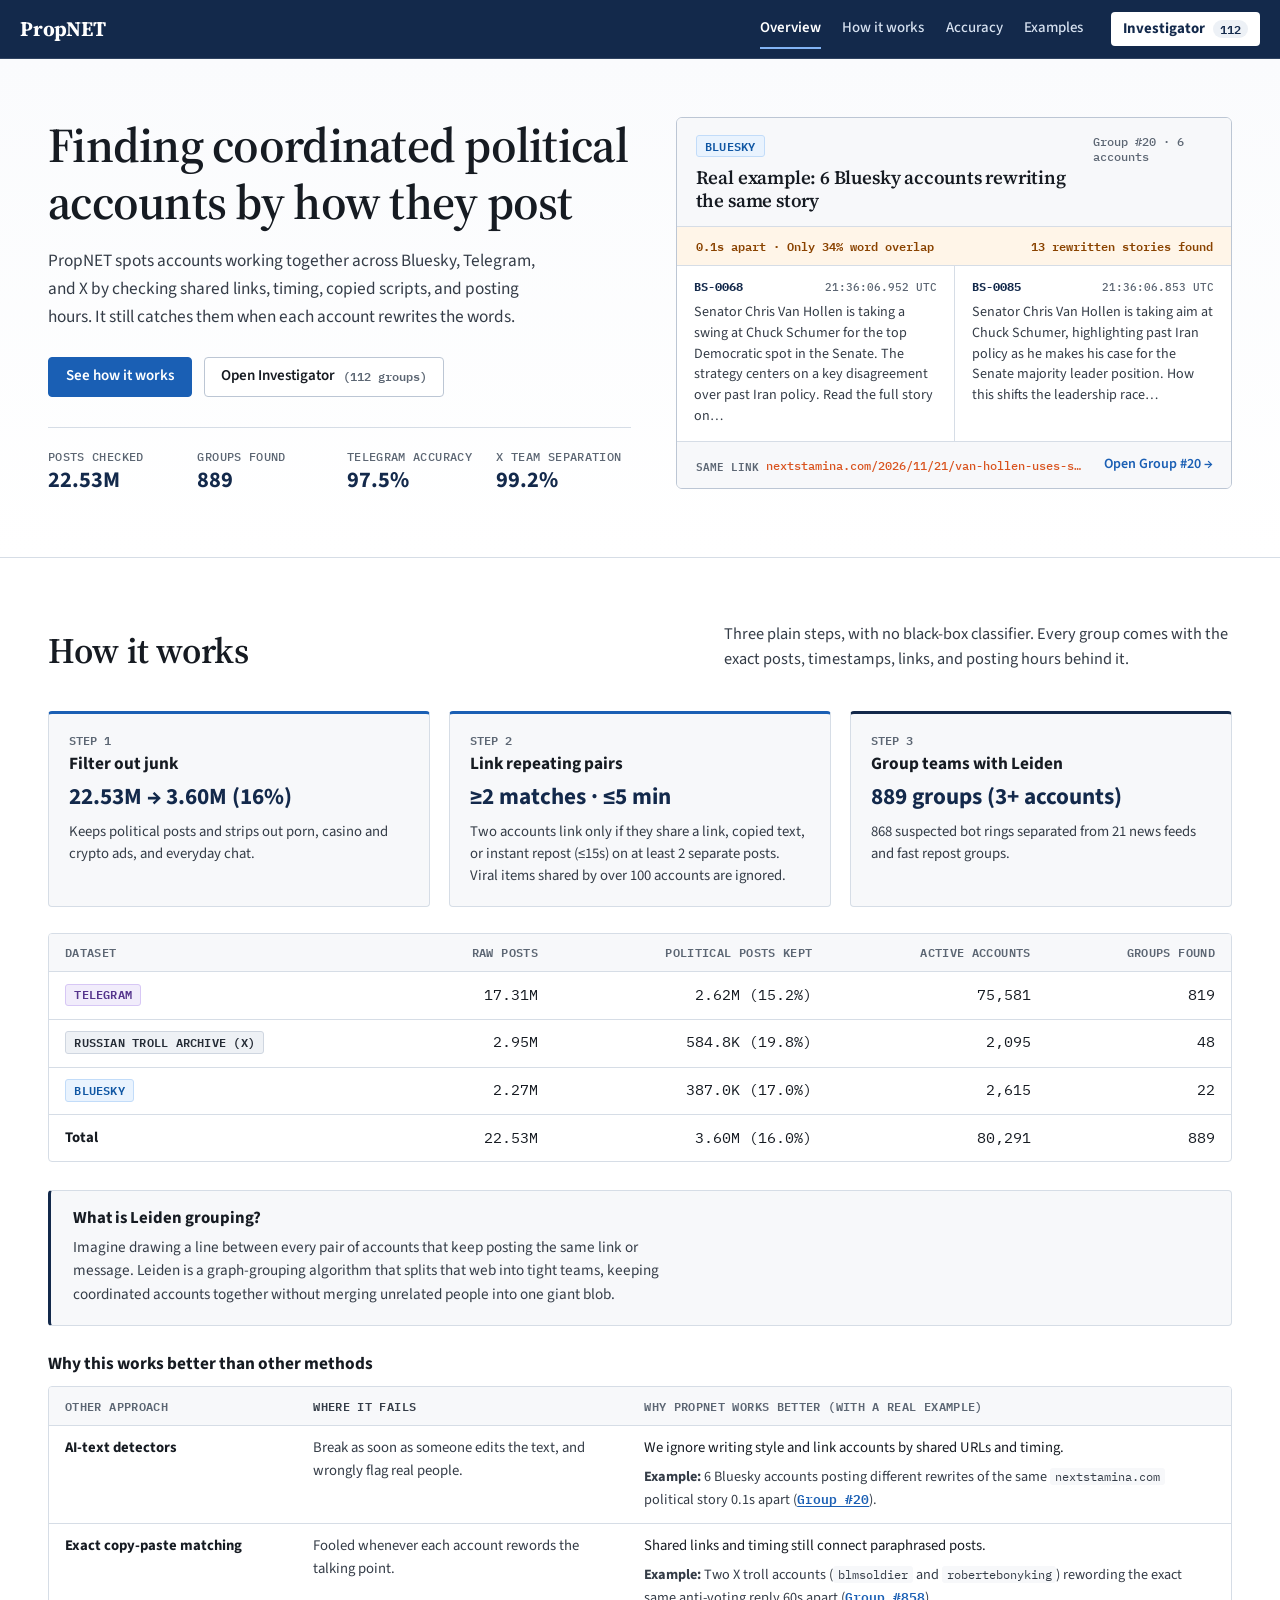
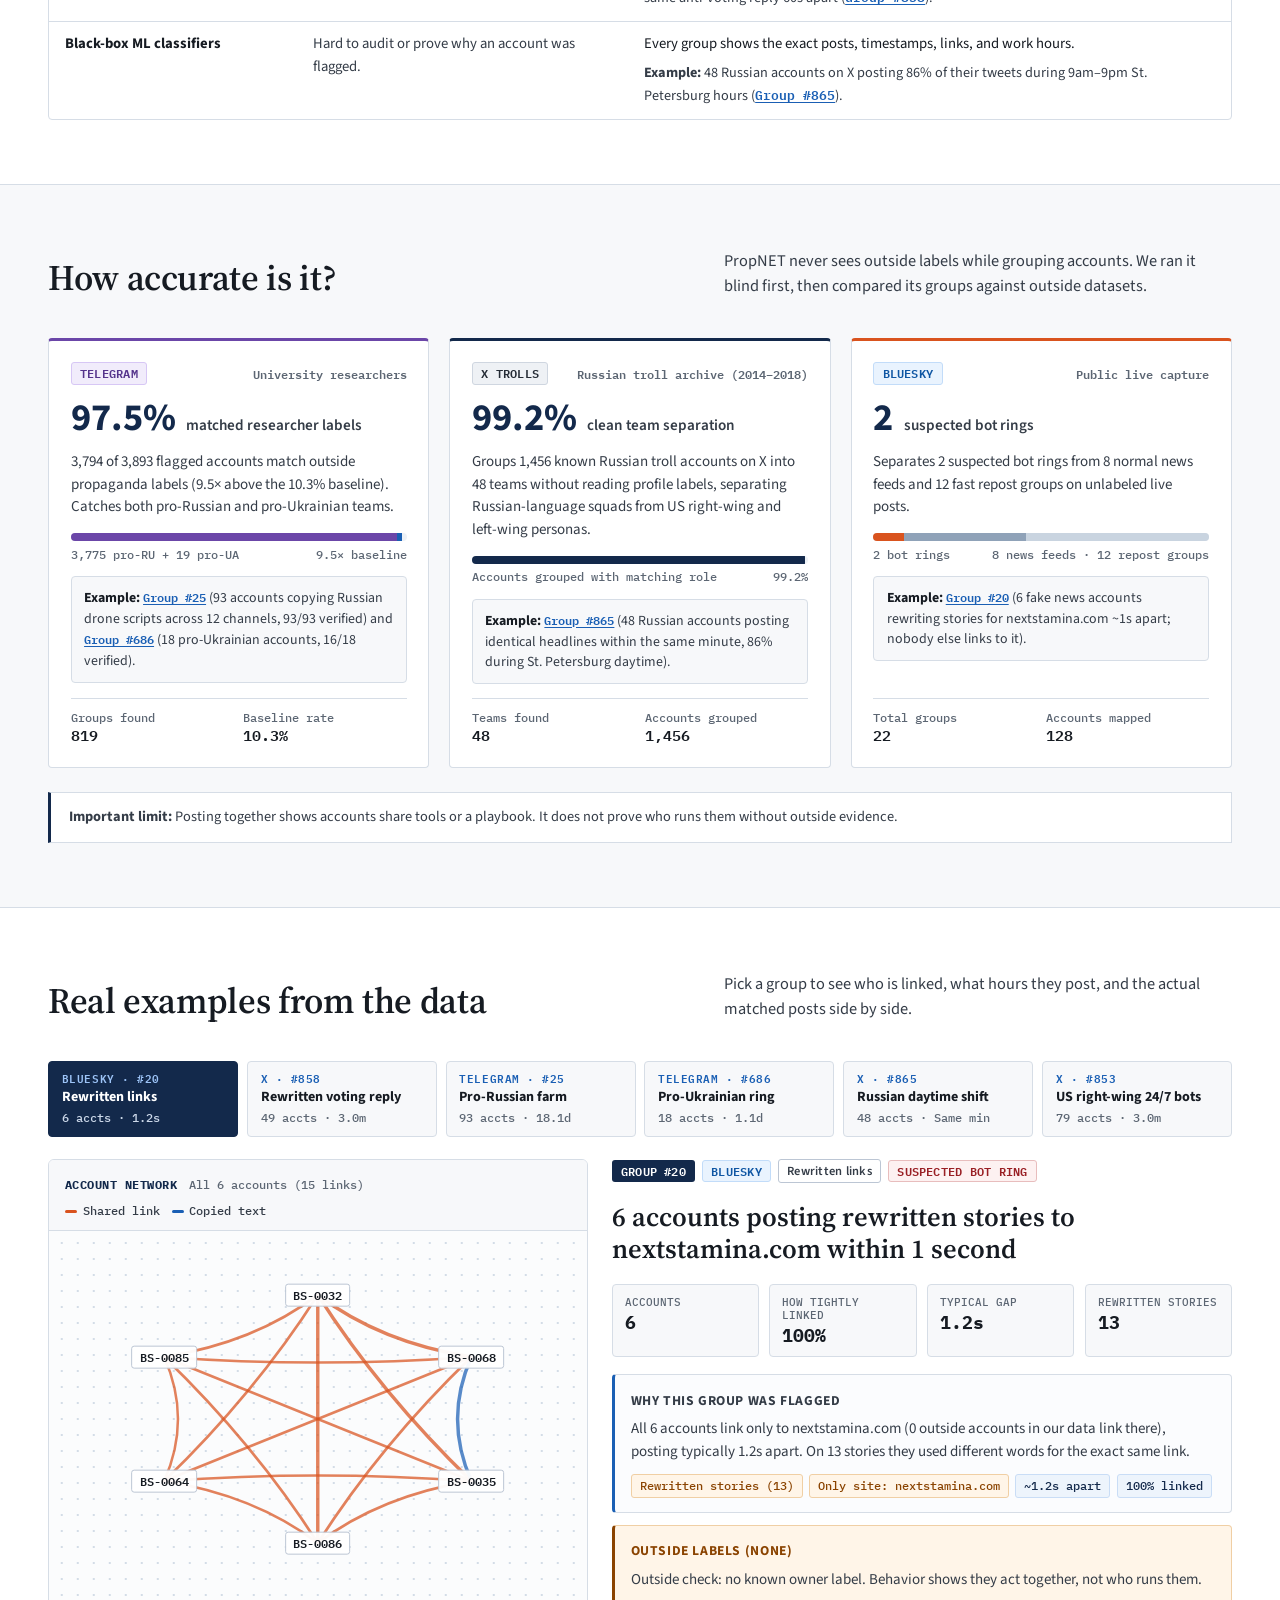
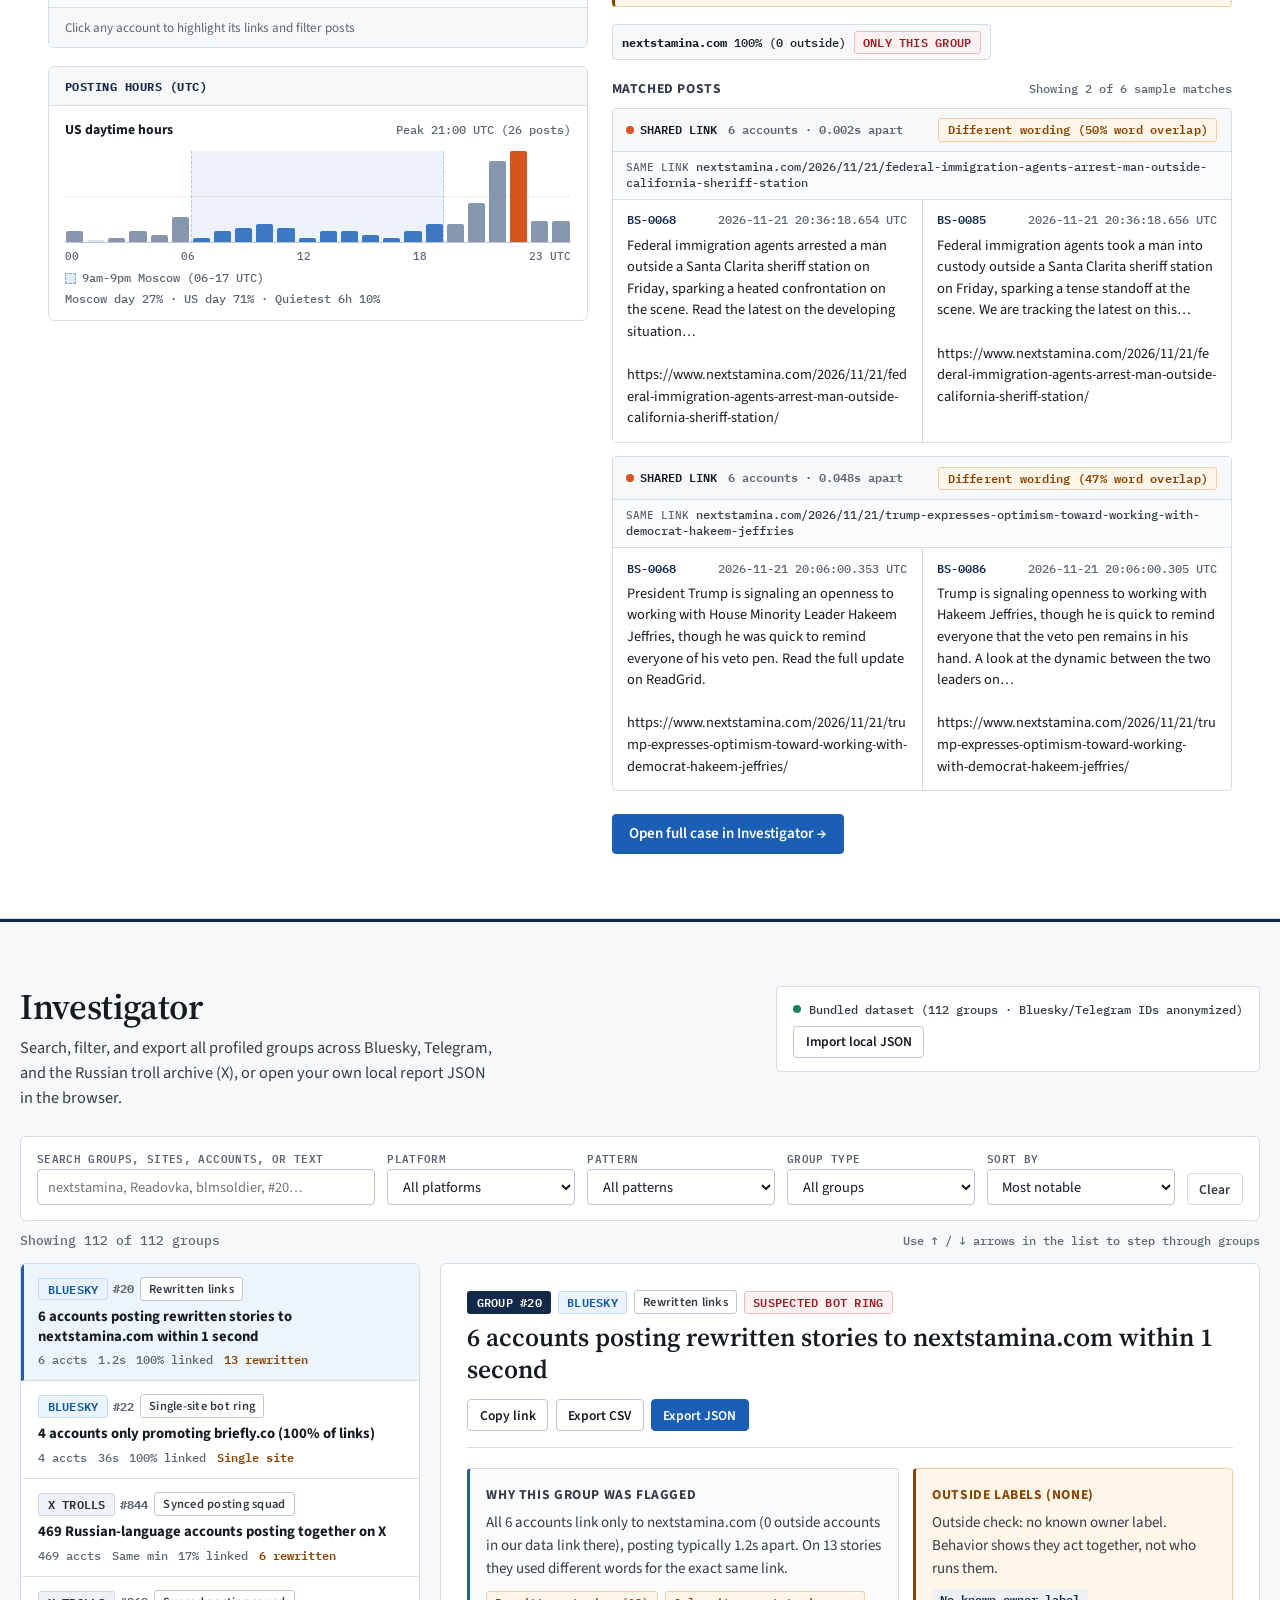
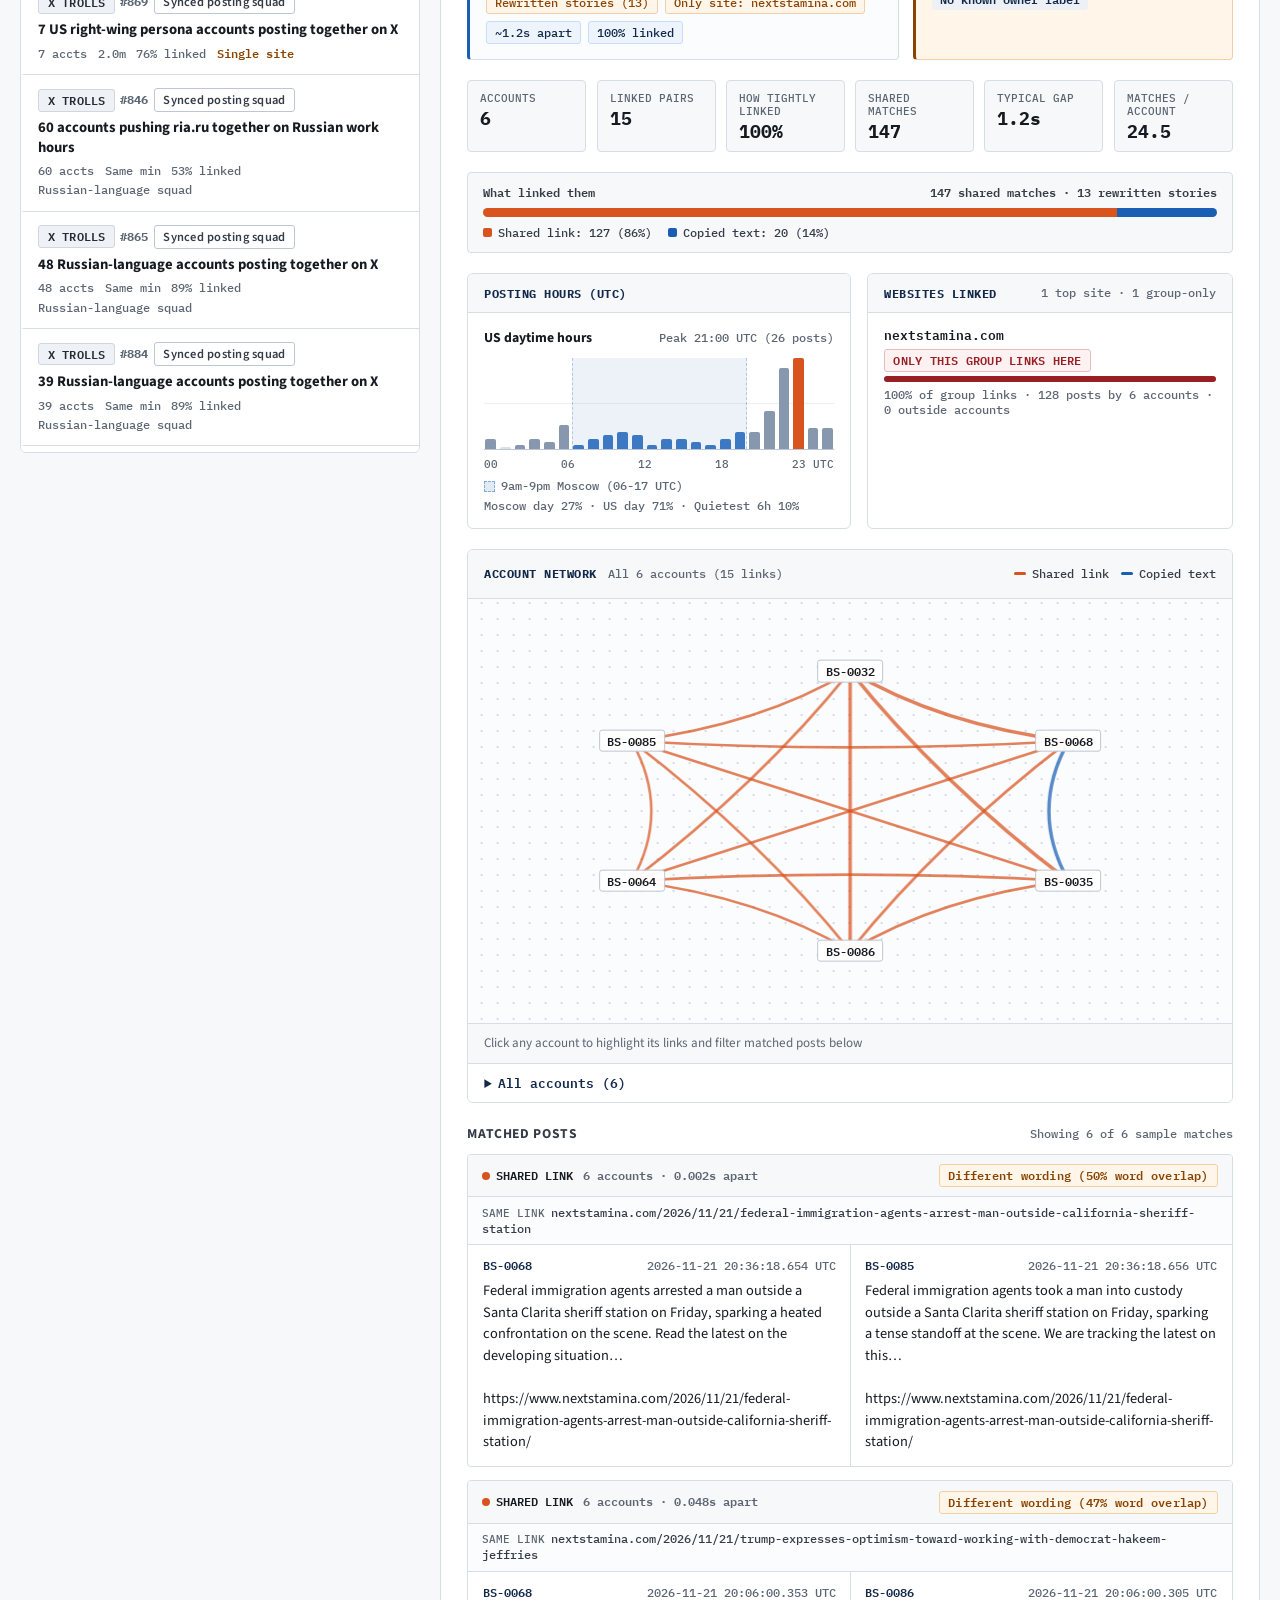
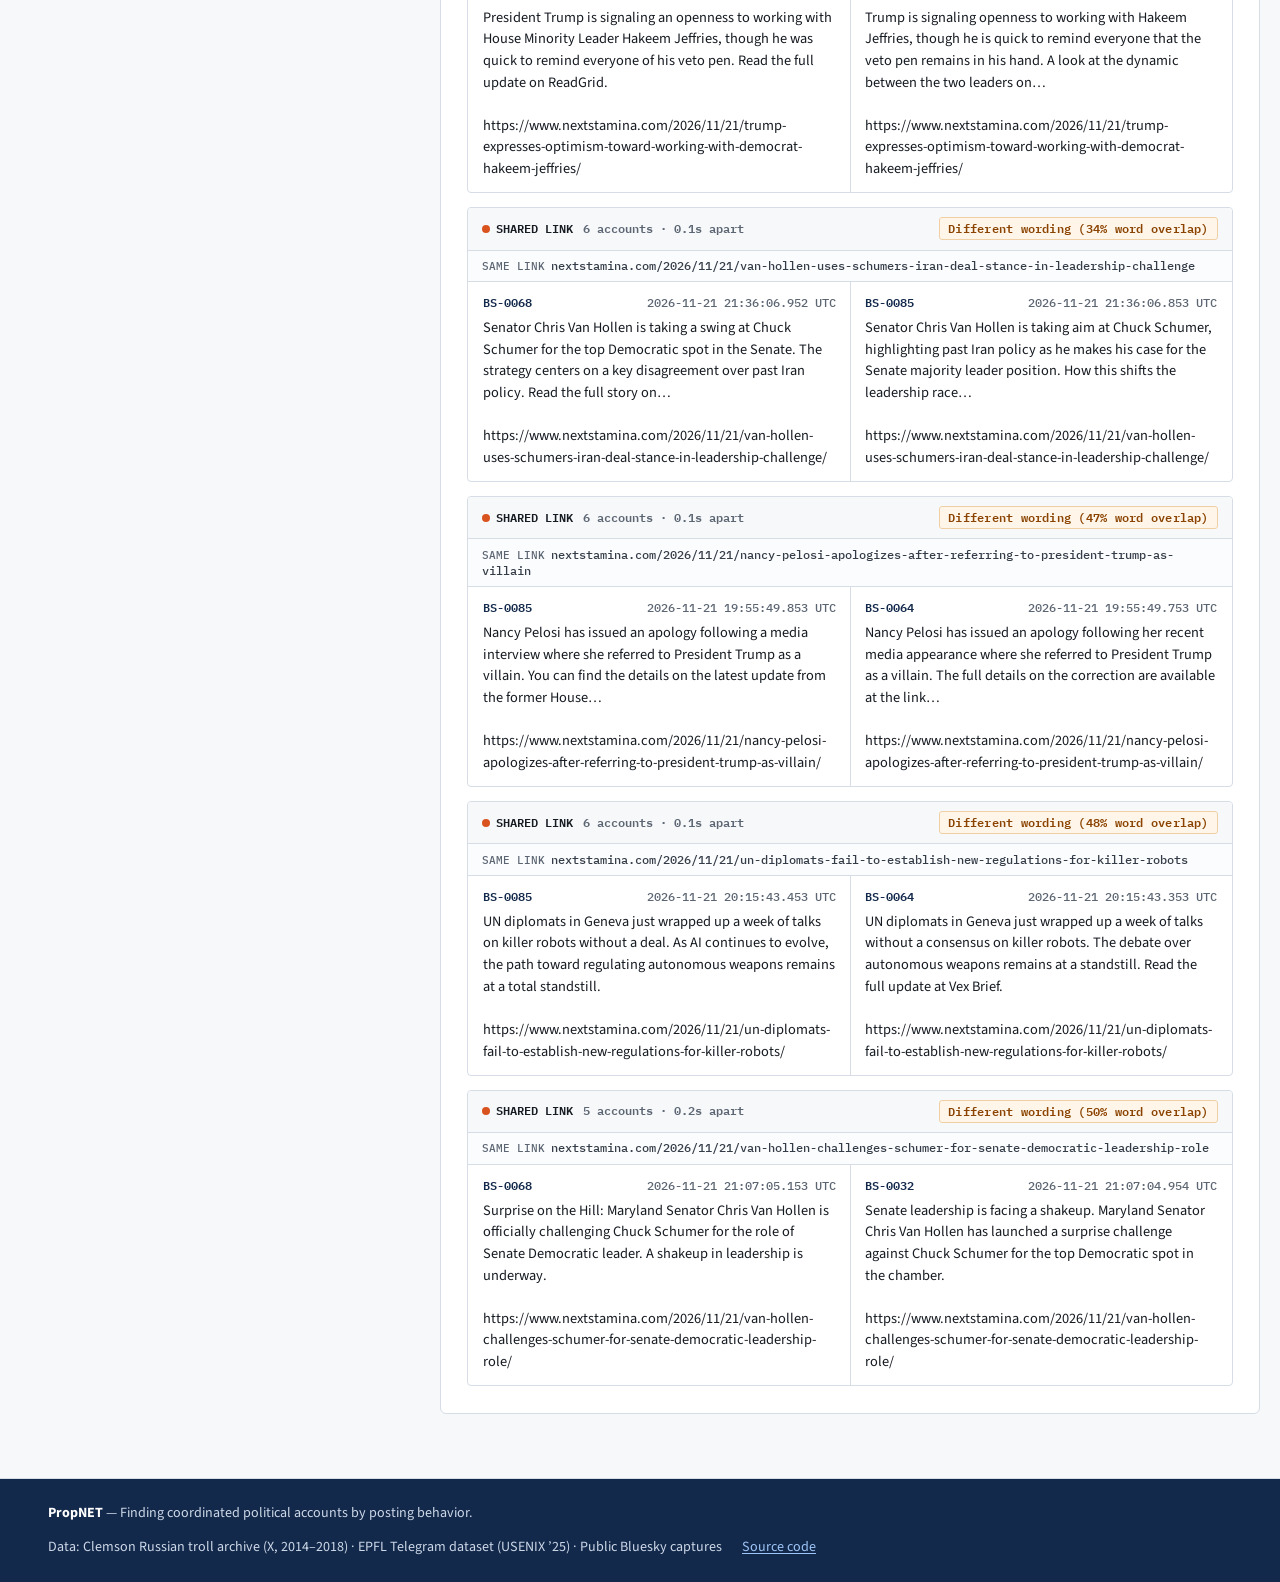
<file: docs/index.html>
<!doctype html>
<html lang="en">
<head>
  <meta charset="utf-8">
  <meta name="viewport" content="width=device-width, initial-scale=1">
  <meta name="description" content="PropNET finds coordinated political accounts across Bluesky, Telegram, and X by checking posting timing, shared links, and work hours.">
  <title>PropNET — Coordinated Political Account Detector</title>
  <link rel="preconnect" href="https://fonts.googleapis.com">
  <link rel="preconnect" href="https://fonts.gstatic.com" crossorigin>
  <link rel="stylesheet" href="https://fonts.googleapis.com/css2?family=IBM+Plex+Mono:wght@400;500;600&amp;family=Source+Sans+3:wght@400;500;600;700&amp;family=Source+Serif+4:opsz,wght@8..60,600;8..60,700&amp;display=swap">
  <link rel="stylesheet" href="style.css">
  <script src="site-data.js" defer></script>
  <script src="network.js" defer></script>
  <script src="app.js" defer></script>
</head>
<body>
  <a class="skip-link" href="#main-content">Skip to main content</a>

  <header class="site-header">
    <div class="header-inner">
      <a class="brand" href="#overview">
        <span class="wordmark">PropNET</span>
      </a>
      <nav class="site-nav" aria-label="Primary navigation">
        <a href="#overview" data-nav="overview" aria-current="location">Overview</a>
        <a href="#method" data-nav="method">How it works</a>
        <a href="#proof" data-nav="proof">Accuracy</a>
        <a href="#spotlights" data-nav="spotlights">Examples</a>
        <a href="#workbench" data-nav="workbench" class="nav-workbench">
          <span>Investigator</span>
          <span class="nav-badge" id="nav-workbench-count">—</span>
        </a>
      </nav>
    </div>
  </header>

  <main id="main-content">
    <!-- SECTION 1: HERO -->
    <section class="section hero-section" id="overview" aria-labelledby="hero-title">
      <div class="container hero-grid">
        <div class="hero-copy">
          <h1 id="hero-title">Finding coordinated political accounts by how they post</h1>
          <p class="lede">
            PropNET spots accounts working together across Bluesky, Telegram, and X by checking shared links, timing, copied scripts, and posting hours. It still catches them when each account rewrites the words.
          </p>
          <div class="hero-actions">
            <a class="button primary" href="#method">See how it works</a>
            <a class="button secondary" href="#workbench">
              Open Investigator
              <span class="btn-meta" id="hero-wb-count"></span>
            </a>
          </div>
          <dl class="hero-kpis" aria-label="Summary numbers">
            <div>
              <dt>Posts checked</dt>
              <dd id="kpi-raw">—</dd>
            </div>
            <div>
              <dt>Groups found</dt>
              <dd id="kpi-groups">—</dd>
            </div>
            <div>
              <dt>Telegram accuracy</dt>
              <dd id="kpi-tg-prec">—</dd>
            </div>
            <div>
              <dt>X team separation</dt>
              <dd id="kpi-ira-purity">—</dd>
            </div>
          </dl>
        </div>

        <aside class="hero-proof-card" id="hero-proof-card" aria-labelledby="hero-proof-title">
          <div class="proof-card-head">
            <div>
              <span class="pill pill-bluesky">Bluesky</span>
              <h2 class="proof-card-title" id="hero-proof-title">Real example: 6 Bluesky accounts rewriting the same story</h2>
            </div>
            <span class="mono-tag" id="hero-proof-meta">—</span>
          </div>

          <div class="hero-overlap-bar" id="hero-overlap-bar"></div>
          <div class="hero-posts" id="hero-proof-posts"></div>

          <div class="proof-card-foot">
            <div class="proof-url-row">
              <span class="proof-url-label">Same link</span>
              <code class="proof-url-val" id="hero-proof-url">—</code>
            </div>
            <button type="button" class="text-action" id="hero-inspect-btn">
              Open Group #20 &rarr;
            </button>
          </div>
        </aside>
      </div>
    </section>

    <!-- SECTION 2: HOW IT WORKS (STATIC 3-STEP PIPELINE + LEIDEN + COMPARISON) -->
    <section class="section method-section" id="method" aria-labelledby="method-title">
      <div class="container">
        <div class="section-head">
          <div>
            <h2 id="method-title">How it works</h2>
          </div>
          <p class="section-lede">
            Three plain steps, with no black-box classifier. Every group comes with the exact posts, timestamps, links, and posting hours behind it.
          </p>
        </div>

        <div class="steps-grid" aria-label="Three detection steps">
          <article class="step-card">
            <span class="step-num">Step 1</span>
            <h3>Filter out junk</h3>
            <div class="step-metric" id="step-1-metric">—</div>
            <p id="step-1-desc">Keeps political posts and strips out porn, casino and crypto ads, and everyday chat.</p>
          </article>

          <article class="step-card">
            <span class="step-num">Step 2</span>
            <h3>Link repeating pairs</h3>
            <div class="step-metric" id="step-2-metric">—</div>
            <p id="step-2-desc">Two accounts connect only if they share a link, copied text, or instant repost within seconds on at least 2 separate posts. Viral posts shared by over 100 accounts are ignored.</p>
          </article>

          <article class="step-card step-card-navy">
            <span class="step-num">Step 3</span>
            <h3>Group teams with Leiden</h3>
            <div class="step-metric" id="step-3-metric">—</div>
            <p id="step-3-desc">Splits the connected accounts into tight teams of 3 or more, separating suspected bot rings from normal news feeds.</p>
          </article>
        </div>

        <div class="archive-table-wrap">
          <table class="data-table" aria-label="Posts and groups by dataset">
            <thead>
              <tr>
                <th>Dataset</th>
                <th class="num">Raw posts</th>
                <th class="num">Political posts kept</th>
                <th class="num">Active accounts</th>
                <th class="num">Groups found</th>
              </tr>
            </thead>
            <tbody id="archive-table-body"></tbody>
          </table>
        </div>

        <div class="leiden-box">
          <div class="leiden-copy">
            <h3>What is Leiden grouping?</h3>
            <p>
              Imagine drawing a line between every pair of accounts that keep posting the same link or message. Leiden is a graph-grouping algorithm that splits that web into tight teams, keeping coordinated accounts together without merging unrelated people into one giant blob.
            </p>
          </div>
        </div>

        <div class="compare-block">
          <h3>Why this works better than other methods</h3>
          <div class="compare-table-wrap">
            <table class="data-table compare-table">
              <thead>
                <tr>
                  <th>Other approach</th>
                  <th>Where it fails</th>
                  <th>Why PropNET works better (with a real example)</th>
                </tr>
              </thead>
              <tbody>
                <tr>
                  <td><strong>AI-text detectors</strong></td>
                  <td>Break as soon as someone edits the text, and wrongly flag real people.</td>
                  <td>
                    We ignore writing style and link accounts by shared URLs and timing.
                    <span class="inline-example">
                      <strong>Example:</strong> 6 Bluesky accounts posting different rewrites of the same <code>nextstamina.com</code> political story 0.1s apart
                      (<button type="button" class="inline-case-btn" data-jump-case="20">Group #20</button>).
                    </span>
                  </td>
                </tr>
                <tr>
                  <td><strong>Exact copy-paste matching</strong></td>
                  <td>Fooled whenever each account rewords the talking point.</td>
                  <td>
                    Shared links and timing still connect paraphrased posts.
                    <span class="inline-example">
                      <strong>Example:</strong> Two X troll accounts (<code>blmsoldier</code> and <code>robertebonyking</code>) rewording the exact same anti-voting reply 60s apart
                      (<button type="button" class="inline-case-btn" data-jump-case="858">Group #858</button>).
                    </span>
                  </td>
                </tr>
                <tr>
                  <td><strong>Black-box ML classifiers</strong></td>
                  <td>Hard to audit or prove why an account was flagged.</td>
                  <td>
                    Every group shows the exact posts, timestamps, links, and work hours.
                    <span class="inline-example">
                      <strong>Example:</strong> 48 Russian accounts on X posting 86% of their tweets during 9am–9pm St. Petersburg hours
                      (<button type="button" class="inline-case-btn" data-jump-case="865">Group #865</button>).
                    </span>
                  </td>
                </tr>
              </tbody>
            </table>
          </div>
        </div>
      </div>
    </section>

    <!-- SECTION 3: ACCURACY / RESULTS -->
    <section class="section proof-section" id="proof" aria-labelledby="proof-title">
      <div class="container">
        <div class="section-head">
          <div>
            <h2 id="proof-title">How accurate is it?</h2>
          </div>
          <p class="section-lede">
            PropNET never sees outside labels while grouping accounts. We ran it blind first, then compared its groups against outside datasets.
          </p>
        </div>

        <div class="validation-grid" id="validation-grid"></div>

        <p class="methodology-note">
          <strong>Important limit:</strong> Posting together shows accounts share tools or a playbook. It does not prove who runs them without outside evidence.
        </p>
      </div>
    </section>

    <!-- SECTION 4: REAL EXAMPLES FROM THE DATA -->
    <section class="section spotlights-section" id="spotlights" aria-labelledby="spotlights-title">
      <div class="container">
        <div class="section-head">
          <div>
            <h2 id="spotlights-title">Real examples from the data</h2>
          </div>
          <p class="section-lede">
            Pick a group to see who is linked, what hours they post, and the actual matched posts side by side.
          </p>
        </div>

        <div class="spotlight-tabs" id="spotlight-tabs" role="tablist" aria-label="Example groups"></div>

        <article class="spotlight-dossier" id="spotlight-dossier" role="tabpanel" aria-live="polite">
          <div class="spotlight-left">
            <div class="panel-card">
              <div class="panel-card-head">
                <div>
                  <span class="panel-kicker">Account network</span>
                  <span class="panel-sub" id="spot-graph-meta">—</span>
                </div>
                <div class="edge-legend" id="spot-edge-legend"></div>
              </div>
              <div class="graph-mount spotlight-graph-mount" id="spot-graph"></div>
              <div class="panel-card-foot">
                <span id="spot-node-status">Click any account to highlight its links and filter posts</span>
                <button type="button" class="link-btn" id="spot-clear-node" hidden>Clear filter</button>
              </div>
            </div>

            <div class="panel-card">
              <div class="panel-card-head">
                <span class="panel-kicker">Posting hours (UTC)</span>
              </div>
              <div id="spot-schedule" class="schedule-mount"></div>
            </div>
          </div>

          <div class="spotlight-right">
            <div class="dossier-meta-row" id="spot-badges"></div>
            <h3 class="dossier-headline" id="spot-headline">—</h3>

            <div class="dossier-stats" id="spot-stats"></div>

            <div class="brief-stack">
              <div class="brief-box brief-behavior">
                <h4>Why this group was flagged</h4>
                <p id="spot-behavior-text">—</p>
                <div class="signal-chips" id="spot-signal-chips"></div>
              </div>
              <div class="brief-box brief-provenance" id="spot-provenance-box">
                <h4 id="spot-provenance-title">Outside labels</h4>
                <p id="spot-provenance-text">—</p>
              </div>
            </div>

            <div class="spot-domains" id="spot-domains"></div>

            <div class="spot-evidence-wrap">
              <div class="sub-head">
                <h4>Matched posts</h4>
                <span class="sub-meta" id="spot-evidence-meta">—</span>
              </div>
              <div class="evidence-list" id="spot-evidence"></div>
            </div>

            <div class="spotlight-cta-bar">
              <button type="button" class="button primary" id="spot-open-wb">
                Open full case in Investigator &rarr;
              </button>
            </div>
          </div>
        </article>
      </div>
    </section>

    <!-- SECTION 5: INVESTIGATOR -->
    <section class="section workbench-section" id="workbench" aria-labelledby="workbench-title">
      <div class="container container-wide">
        <div class="workbench-top">
          <div>
            <h2 id="workbench-title">Investigator</h2>
            <p class="section-lede">
              Search, filter, and export all profiled groups across Bluesky, Telegram, and the Russian troll archive (X), or open your own local report JSON in the browser.
            </p>
          </div>

          <div class="import-box">
            <div class="import-status">
              <span class="status-dot" id="wb-source-dot"></span>
              <span id="wb-source-status">Loading bundled data…</span>
            </div>
            <div class="import-actions">
              <label class="button secondary small file-btn" for="json-import">
                Import local JSON
                <input type="file" id="json-import" accept=".json,application/json" hidden>
              </label>
              <button type="button" class="button ghost small" id="reset-report" hidden>
                Reset to bundled data
              </button>
            </div>
            <p class="import-error" id="import-error" role="alert" hidden></p>
          </div>
        </div>

        <div class="wb-toolbar" role="search" aria-label="Filter groups">
          <div class="filter-field filter-search">
            <label for="wb-search">Search groups, sites, accounts, or text</label>
            <input type="search" id="wb-search" placeholder="nextstamina, Readovka, blmsoldier, #20…">
          </div>

          <div class="filter-field">
            <label for="wb-source">Platform</label>
            <select id="wb-source">
              <option value="all">All platforms</option>
              <option value="bluesky">Bluesky</option>
              <option value="telegram_research">Telegram</option>
              <option value="x_ira">Russian troll archive (X)</option>
            </select>
          </div>

          <div class="filter-field">
            <label for="wb-tactic">Pattern</label>
            <select id="wb-tactic">
              <option value="all">All patterns</option>
              <option value="paraphrased_link_ring">Rewritten links</option>
              <option value="exclusive_domain_ring">Single-site bot ring</option>
              <option value="cross_channel_script">Copied across channels</option>
              <option value="synchronized_blast">Synced posting squad</option>
              <option value="fast_repost_ring">Instant repost ring</option>
              <option value="news_mirror">News / RSS feed</option>
            </select>
          </div>

          <div class="filter-field">
            <label for="wb-tier">Group type</label>
            <select id="wb-tier">
              <option value="all">All groups</option>
              <option value="1">Suspected bot rings</option>
              <option value="2">News feeds &amp; reposts</option>
            </select>
          </div>

          <div class="filter-field">
            <label for="wb-sort">Sort by</label>
            <select id="wb-sort">
              <option value="priority">Most notable</option>
              <option value="accounts">Most accounts</option>
              <option value="density">Most tightly linked</option>
              <option value="gap">Fastest gap</option>
              <option value="paraphrased">Most rewritten links</option>
            </select>
          </div>

          <div class="filter-actions">
            <button type="button" class="button ghost small" id="wb-clear">Clear</button>
          </div>
        </div>

        <div class="wb-result-bar">
          <span id="wb-count-summary" aria-live="polite">—</span>
          <span class="wb-kbd-hint">Use ↑ / ↓ arrows in the list to step through groups</span>
        </div>

        <div class="wb-grid">
          <aside class="wb-list-pane" aria-label="Matching groups">
            <div class="wb-list" id="wb-list" role="listbox" tabindex="0" aria-label="Profiled groups"></div>
          </aside>

          <section class="wb-inspector" id="wb-inspector" aria-label="Selected group" aria-live="polite">
            <div class="inspector-head">
              <div>
                <div class="dossier-meta-row" id="wb-badges"></div>
                <h3 class="inspector-title" id="wb-headline">Select a group</h3>
              </div>
              <div class="export-bar">
                <button type="button" class="button secondary small" id="wb-copy-link">Copy link</button>
                <button type="button" class="button secondary small" id="wb-export-csv">Export CSV</button>
                <button type="button" class="button primary small" id="wb-export-json">Export JSON</button>
              </div>
            </div>

            <div class="wb-brief-grid">
              <div class="brief-box brief-behavior">
                <h4>Why this group was flagged</h4>
                <p id="wb-behavior-text">—</p>
                <div class="signal-chips" id="wb-signal-chips"></div>
              </div>
              <div class="brief-box brief-provenance" id="wb-provenance-box">
                <h4 id="wb-provenance-title">Outside labels</h4>
                <p id="wb-provenance-text">—</p>
                <div class="provenance-tags" id="wb-provenance-tags"></div>
              </div>
            </div>

            <div class="metrics-strip" id="wb-metrics"></div>

            <div class="signal-breakdown-card" id="wb-signal-breakdown"></div>

            <div class="forensics-grid">
              <div class="panel-card">
                <div class="panel-card-head">
                  <span class="panel-kicker">Posting hours (UTC)</span>
                </div>
                <div id="wb-schedule" class="schedule-mount"></div>
              </div>

              <div class="panel-card">
                <div class="panel-card-head">
                  <span class="panel-kicker">Websites linked</span>
                  <span class="panel-sub" id="wb-domains-meta">—</span>
                </div>
                <div id="wb-domains" class="domains-panel"></div>
              </div>
            </div>

            <div class="panel-card wb-graph-card">
              <div class="panel-card-head">
                <div>
                  <span class="panel-kicker">Account network</span>
                  <span class="panel-sub" id="wb-graph-meta">—</span>
                </div>
                <div class="edge-legend" id="wb-edge-legend"></div>
              </div>
              <div class="graph-mount wb-graph-mount" id="wb-graph"></div>
              <div class="panel-card-foot">
                <span id="wb-node-status">Click any account to highlight its links and filter matched posts below</span>
                <button type="button" class="link-btn" id="wb-clear-node" hidden>Clear account filter</button>
              </div>
              <details class="roster-details" id="wb-roster-details">
                <summary id="wb-roster-summary">All accounts</summary>
                <div class="roster-grid" id="wb-roster-grid"></div>
              </details>
            </div>

            <div class="wb-evidence-section">
              <div class="sub-head">
                <h4>Matched posts</h4>
                <span class="sub-meta" id="wb-evidence-meta">—</span>
              </div>
              <div class="evidence-list" id="wb-evidence"></div>
            </div>
          </section>
        </div>
      </div>
    </section>
  </main>

  <footer class="site-footer">
    <div class="container footer-inner">
      <div>
        <strong>PropNET</strong> — Finding coordinated political accounts by posting behavior.
      </div>
      <div class="footer-links">
        <span>Data: Clemson Russian troll archive (X, 2014–2018) · EPFL Telegram dataset (USENIX ’25) · Public Bluesky captures</span>
        <a href="https://github.com/luka1231123/praire-hack-26" target="_blank" rel="noopener noreferrer">Source code</a>
      </div>
    </div>
  </footer>
</body>
</html>
</file>
<file: docs/style.css>
:root {
  color-scheme: light;
  --paper: #ffffff;
  --surface: #f7f8fa;
  --surface-2: #edf1f6;
  --ink: #161b22;
  --ink-2: #343c47;
  --muted: #5c6673;
  --line: #d6dde6;
  --line-strong: #bcc6d4;
  --navy: #13294b;
  --navy-soft: #1d3a66;
  --accent: #1a5fb4;
  --accent-bg: #edf4fc;

  /* Signal & semantic palette */
  --sig-text: #1a5fb4;
  --sig-url: #d9531e;
  --sig-cross: #6b46a8;
  --sig-repost: #14855c;

  --warn-ink: #8a4300;
  --warn-bg: #fff5e8;
  --warn-line: #f0cfa4;

  --alert-ink: #991f24;
  --alert-bg: #fdf1f1;
  --alert-line: #e8bdbd;

  --good-ink: #0f6244;
  --good-bg: #ecf8f2;
  --good-line: #b4dfc9;

  --serif: "Source Serif 4", Georgia, "Times New Roman", serif;
  --sans: "Source Sans 3", -apple-system, BlinkMacSystemFont, "Helvetica Neue", Arial, sans-serif;
  --mono: "IBM Plex Mono", ui-monospace, SFMono-Regular, Menlo, Consolas, monospace;

  --radius: 4px;
  --radius-lg: 6px;
}

*, *::before, *::after {
  box-sizing: border-box;
}

html {
  scroll-behavior: smooth;
  scroll-padding-top: 4.5rem;
}

body {
  margin: 0;
  background: var(--paper);
  color: var(--ink);
  font: 1rem/1.55 var(--sans);
  -webkit-font-smoothing: antialiased;
}

button, input, select {
  font: inherit;
  color: inherit;
}

button {
  cursor: pointer;
}

a {
  color: var(--accent);
  text-underline-offset: 2px;
}

:focus-visible {
  outline: 2px solid var(--accent);
  outline-offset: 2px;
}

[hidden] {
  display: none !important;
}

.skip-link {
  position: absolute;
  left: -9999px;
  top: 0;
  background: var(--navy);
  color: #fff;
  padding: 0.5rem 1rem;
  z-index: 100;
}
.skip-link:focus {
  left: 0.75rem;
  top: 0.75rem;
}

/* ---------- Layout & Typography ---------- */

.container {
  width: min(100% - 2.5rem, 74rem);
  margin-inline: auto;
}

.container-wide {
  width: min(100% - 2.5rem, 84rem);
}

.section {
  padding: clamp(2.75rem, 5vw, 4.75rem) 0;
  border-bottom: 1px solid var(--line);
}

h1, h2, h3 {
  margin: 0;
  font-family: var(--serif);
  font-weight: 600;
  line-height: 1.18;
  color: var(--ink);
}

h1 {
  font-size: clamp(2.1rem, 3.8vw, 3.15rem);
  letter-spacing: -0.015em;
}

h2 {
  font-size: clamp(1.65rem, 2.8vw, 2.3rem);
  letter-spacing: -0.01em;
}

h3 {
  font-size: clamp(1.2rem, 1.8vw, 1.55rem);
}

h4 {
  margin: 0 0 0.45rem;
  font-family: var(--sans);
  font-size: 0.85rem;
  font-weight: 700;
  text-transform: uppercase;
  letter-spacing: 0.045em;
  color: var(--ink-2);
}

.eyebrow {
  margin: 0 0 0.55rem;
  font: 600 0.8rem/1.3 var(--mono);
  text-transform: uppercase;
  letter-spacing: 0.06em;
  color: var(--accent);
}

.lede {
  margin: 1rem 0 1.65rem;
  font-size: clamp(1.02rem, 1.35vw, 1.14rem);
  line-height: 1.6;
  color: var(--ink-2);
  max-width: 56ch;
}

.section-head {
  display: grid;
  grid-template-columns: minmax(0, 1.25fr) minmax(0, 1fr);
  gap: 1.5rem 2.5rem;
  align-items: end;
  margin-bottom: clamp(1.6rem, 3vw, 2.4rem);
}

.section-lede {
  margin: 0;
  color: var(--ink-2);
  font-size: 1.02rem;
  line-height: 1.55;
}

/* ---------- Sticky Header ---------- */

.site-header {
  position: sticky;
  top: 0;
  z-index: 40;
  background: var(--navy);
  color: #fff;
  border-bottom: 1px solid rgba(255, 255, 255, 0.12);
}

.site-header :focus-visible {
  outline-color: #fff;
}

.header-inner {
  width: min(100% - 2.5rem, 84rem);
  min-height: 58px;
  margin-inline: auto;
  display: flex;
  align-items: center;
  justify-content: space-between;
  gap: 1rem;
  flex-wrap: wrap;
}

.brand {
  display: inline-flex;
  align-items: baseline;
  gap: 0.65rem;
  text-decoration: none;
  color: #fff;
  white-space: nowrap;
}

.wordmark {
  font-family: var(--serif);
  font-size: 1.3rem;
  font-weight: 700;
  letter-spacing: -0.01em;
}

.brand-tag {
  font: 500 0.72rem/1 var(--mono);
  text-transform: uppercase;
  letter-spacing: 0.06em;
  color: #a9bedc;
  padding-left: 0.65rem;
  border-left: 1px solid rgba(255, 255, 255, 0.25);
}

.site-nav {
  display: flex;
  align-items: center;
  gap: 0.25rem 1.35rem;
  flex-wrap: wrap;
}

.site-nav a {
  color: #d6e1f0;
  text-decoration: none;
  font-size: 0.93rem;
  font-weight: 500;
  padding: 0.45rem 0;
  border-bottom: 2px solid transparent;
  transition: color 0.15s ease, border-color 0.15s ease;
}

.site-nav a:hover,
.site-nav a[aria-current="location"] {
  color: #fff;
}

.site-nav a[aria-current="location"]:not(.nav-workbench) {
  border-bottom-color: #82b4f5;
  font-weight: 600;
}

.site-nav a.nav-workbench {
  display: inline-flex;
  align-items: center;
  gap: 0.5rem;
  background: #ffffff;
  color: var(--navy);
  font-weight: 700;
  padding: 0.36rem 0.78rem;
  border-radius: var(--radius);
  border-bottom: 0;
  margin-left: 0.35rem;
}

.site-nav a.nav-workbench:hover {
  background: #e5eef9;
  color: var(--navy);
}

.site-nav a.nav-workbench[aria-current="location"] {
  background: var(--accent);
  color: #fff;
}

.nav-badge {
  font: 600 0.76rem/1 var(--mono);
  font-variant-numeric: tabular-nums;
  padding: 0.18rem 0.42rem;
  border-radius: 99px;
  background: var(--surface-2);
  color: var(--navy);
}

.site-nav a.nav-workbench[aria-current="location"] .nav-badge {
  background: rgba(255, 255, 255, 0.22);
  color: #fff;
}

/* ---------- Buttons & Badges ---------- */

.button {
  display: inline-flex;
  align-items: center;
  justify-content: center;
  gap: 0.45rem;
  padding: 0.58rem 1.05rem;
  min-height: 40px;
  border-radius: var(--radius);
  border: 1px solid transparent;
  font-weight: 600;
  font-size: 0.94rem;
  line-height: 1.25;
  text-decoration: none;
  white-space: nowrap;
  transition: background 0.15s ease, border-color 0.15s ease, color 0.15s ease;
}

.button.small {
  min-height: 32px;
  padding: 0.34rem 0.72rem;
  font-size: 0.85rem;
}

.button.primary {
  background: var(--accent);
  border-color: var(--accent);
  color: #fff;
}
.button.primary:hover {
  background: var(--navy);
  border-color: var(--navy);
}

.button.secondary {
  background: #fff;
  border-color: var(--line-strong);
  color: var(--ink);
}
.button.secondary:hover {
  border-color: var(--accent);
  color: var(--accent);
  background: var(--accent-bg);
}

.button.ghost {
  background: transparent;
  border-color: var(--line);
  color: var(--ink-2);
}
.button.ghost:hover {
  background: var(--surface);
  border-color: var(--line-strong);
  color: var(--ink);
}

.btn-meta {
  font: 600 0.78rem/1 var(--mono);
  color: var(--muted);
}

.text-action,
.link-btn {
  background: none;
  border: 0;
  padding: 0;
  color: var(--accent);
  font-weight: 600;
  font-size: 0.88rem;
  text-decoration: none;
}
.text-action:hover,
.link-btn:hover {
  text-decoration: underline;
}

.pill {
  display: inline-flex;
  align-items: center;
  gap: 0.3rem;
  padding: 0.18rem 0.52rem;
  border-radius: 3px;
  font: 600 0.72rem/1.3 var(--mono);
  letter-spacing: 0.02em;
  text-transform: uppercase;
  white-space: nowrap;
  border: 1px solid transparent;
}

.pill-bluesky {
  background: #e9f3fe;
  color: #0f56a3;
  border-color: #c2dcf9;
}

.pill-telegram {
  background: #f1ecfb;
  color: #55348c;
  border-color: #d7c7f5;
}

.pill-x {
  background: #eef1f5;
  color: #242b35;
  border-color: #cfd6e0;
}

.pill-tier1 {
  background: var(--alert-bg);
  color: var(--alert-ink);
  border-color: var(--alert-line);
}

.pill-tier2 {
  background: var(--surface);
  color: var(--muted);
  border-color: var(--line);
}

.pill-tactic {
  background: #fff;
  color: var(--ink-2);
  border-color: var(--line-strong);
  text-transform: none;
  font-family: var(--sans);
  font-size: 0.78rem;
  font-weight: 600;
}

.pill-paraphrase {
  background: var(--warn-bg);
  color: var(--warn-ink);
  border-color: var(--warn-line);
  text-transform: none;
  font-family: var(--mono);
  font-size: 0.74rem;
}

.pill-exclusive {
  background: var(--alert-bg);
  color: var(--alert-ink);
  border-color: var(--alert-line);
}

.pill-state {
  background: #fef0e6;
  color: #9e3807;
  border-color: #f3c4a7;
}

.pill-id {
  background: var(--navy);
  color: #fff;
}

.mono-tag {
  font: 500 0.76rem/1.3 var(--mono);
  color: var(--muted);
  font-variant-numeric: tabular-nums;
}

/* ---------- Section 1: Hero ---------- */

.hero-section {
  background: linear-gradient(180deg, #fafbfd 0%, #ffffff 100%);
  padding-top: clamp(2.4rem, 4.5vw, 4rem);
}

.hero-grid {
  display: grid;
  grid-template-columns: minmax(0, 1.05fr) minmax(0, 1fr);
  gap: clamp(1.75rem, 3.5vw, 3.25rem);
  align-items: start;
}

.hero-actions {
  display: flex;
  flex-wrap: wrap;
  gap: 0.75rem;
  margin-bottom: 1.9rem;
}

.hero-kpis {
  display: grid;
  grid-template-columns: repeat(4, minmax(0, 1fr));
  gap: 0.9rem;
  margin: 0;
  padding-top: 1.3rem;
  border-top: 1px solid var(--line);
}

.hero-kpis dt {
  font: 500 0.74rem/1.3 var(--mono);
  text-transform: uppercase;
  letter-spacing: 0.03em;
  color: var(--muted);
  margin-bottom: 0.25rem;
}

.hero-kpis dd {
  margin: 0;
  font: 700 1.4rem/1.1 var(--sans);
  font-variant-numeric: tabular-nums;
  color: var(--navy);
}

/* Hero Forensic Proof Card */

.hero-proof-card {
  background: #fff;
  border: 1px solid var(--line-strong);
  border-radius: var(--radius-lg);
  overflow: hidden;
}

.proof-card-head {
  display: flex;
  justify-content: space-between;
  align-items: flex-start;
  gap: 0.75rem;
  padding: 1rem 1.15rem 0.85rem;
  background: var(--surface);
  border-bottom: 1px solid var(--line);
}

.proof-card-title {
  margin: 0.45rem 0 0;
  font-family: var(--serif);
  font-size: 1.18rem;
  font-weight: 600;
  line-height: 1.25;
}

.hero-overlap-bar {
  padding: 0.65rem 1.15rem;
  border-bottom: 1px solid var(--line);
  background: var(--warn-bg);
  color: var(--warn-ink);
  font: 600 0.78rem/1.35 var(--mono);
  display: flex;
  flex-wrap: wrap;
  justify-content: space-between;
  gap: 0.35rem 0.75rem;
}

.hero-posts {
  display: grid;
  grid-template-columns: 1fr 1fr;
  gap: 0;
  border-bottom: 1px solid var(--line);
}

.hero-post {
  padding: 0.9rem 1.05rem;
  font-size: 0.88rem;
  line-height: 1.48;
}

.hero-post + .hero-post {
  border-left: 1px solid var(--line);
}

.hero-post-meta {
  display: flex;
  justify-content: space-between;
  align-items: baseline;
  gap: 0.4rem;
  margin-bottom: 0.45rem;
  font: 600 0.75rem/1.2 var(--mono);
}

.hero-post-meta strong {
  color: var(--navy);
}

.hero-post-meta time {
  color: var(--muted);
  font-weight: 500;
  font-size: 0.7rem;
}

.hero-post p {
  margin: 0;
  color: var(--ink-2);
}

.proof-card-foot {
  padding: 0.75rem 1.15rem;
  background: var(--surface);
  display: flex;
  flex-wrap: wrap;
  justify-content: space-between;
  align-items: center;
  gap: 0.5rem 1rem;
}

.proof-url-row {
  display: flex;
  align-items: center;
  gap: 0.45rem;
  min-width: 0;
  flex: 1 1 14rem;
}

.proof-url-label {
  font: 600 0.7rem/1 var(--mono);
  text-transform: uppercase;
  color: var(--muted);
  flex-shrink: 0;
}

.proof-url-val {
  font: 500 0.74rem/1.3 var(--mono);
  color: var(--sig-url);
  overflow: hidden;
  text-overflow: ellipsis;
  white-space: nowrap;
}

/* ---------- Section 2: How It Works ---------- */

.method-section {
  background: #fff;
}

.steps-grid {
  display: grid;
  grid-template-columns: repeat(3, minmax(0, 1fr));
  gap: 1.15rem;
  margin-bottom: 1.6rem;
}

.step-card {
  border: 1px solid var(--line);
  border-top: 3px solid var(--accent);
  border-radius: var(--radius);
  padding: 1.2rem 1.25rem;
  background: var(--surface);
  display: flex;
  flex-direction: column;
  gap: 0.45rem;
}

.step-card-navy {
  border-top-color: var(--navy);
}

.step-num {
  font: 600 0.74rem/1.2 var(--mono);
  text-transform: uppercase;
  color: var(--muted);
}

.step-card h3 {
  font-family: var(--sans);
  font-size: 1.08rem;
  font-weight: 700;
}

.step-metric {
  font: 700 1.45rem/1.15 var(--sans);
  font-variant-numeric: tabular-nums;
  color: var(--navy);
  margin: 0.15rem 0;
}

.step-card p {
  margin: 0;
  font-size: 0.92rem;
  line-height: 1.5;
  color: var(--ink-2);
}

.archive-table-wrap,
.compare-table-wrap {
  overflow-x: auto;
  border: 1px solid var(--line);
  border-radius: var(--radius);
  background: #fff;
}

.archive-table-wrap {
  margin-bottom: 1.75rem;
}

.data-table {
  width: 100%;
  border-collapse: collapse;
  font-size: 0.92rem;
}

.data-table th,
.data-table td {
  padding: 0.72rem 1rem;
  text-align: left;
  border-bottom: 1px solid var(--line);
  vertical-align: top;
}

.data-table tbody tr:last-child td {
  border-bottom: 0;
}

.data-table thead th {
  background: var(--surface);
  font: 600 0.75rem/1.2 var(--mono);
  text-transform: uppercase;
  letter-spacing: 0.03em;
  color: var(--muted);
}

.data-table th.num,
.data-table td.num {
  text-align: right;
  font-family: var(--mono);
  font-variant-numeric: tabular-nums;
  white-space: nowrap;
}

.data-table td code {
  font-family: var(--mono);
  font-size: 0.84em;
  background: var(--surface);
  padding: 0.08rem 0.3rem;
  border-radius: 3px;
}

.leiden-box {
  border: 1px solid var(--line);
  border-left: 3px solid var(--navy);
  border-radius: var(--radius);
  background: var(--surface);
  padding: 1.15rem 1.35rem;
  margin-bottom: 1.75rem;
}

.leiden-box h3 {
  font-family: var(--sans);
  font-size: 1.05rem;
  font-weight: 700;
  margin-bottom: 0.4rem;
}

.leiden-box p {
  margin: 0;
  max-width: 78ch;
  color: var(--ink-2);
  font-size: 0.95rem;
  line-height: 1.55;
}

.compare-block h3 {
  font-family: var(--sans);
  font-size: 1.08rem;
  font-weight: 700;
  margin-bottom: 0.75rem;
}

.compare-table th:first-child,
.compare-table td:first-child {
  width: 21%;
}

.compare-table th:nth-child(2),
.compare-table td:nth-child(2) {
  width: 28%;
  color: var(--ink-2);
}

.inline-example {
  display: block;
  margin-top: 0.38rem;
  color: var(--ink-2);
  font-size: 0.89rem;
}

.inline-case-btn {
  background: none;
  border: 0;
  padding: 0;
  color: var(--accent);
  font: 600 0.88em var(--mono);
  text-decoration: underline;
  text-underline-offset: 2px;
}

.inline-case-btn:hover {
  color: var(--navy);
}

/* ---------- Section 3: Accuracy ---------- */

.proof-section {
  background: var(--surface);
}

.validation-grid {
  display: grid;
  grid-template-columns: repeat(3, minmax(0, 1fr));
  gap: 1.25rem;
}

.val-card {
  background: #fff;
  border: 1px solid var(--line);
  border-top: 3px solid var(--navy);
  border-radius: var(--radius);
  padding: 1.35rem;
  display: flex;
  flex-direction: column;
  gap: 0.85rem;
}

.val-card.val-tg {
  border-top-color: var(--sig-cross);
}

.val-card.val-x {
  border-top-color: var(--navy);
}

.val-card.val-bs {
  border-top-color: var(--sig-url);
}

.val-card-top {
  display: flex;
  justify-content: space-between;
  align-items: center;
  gap: 0.5rem;
}

.val-source {
  font: 600 0.74rem/1.2 var(--mono);
  color: var(--muted);
}

.val-metric-row {
  display: flex;
  align-items: baseline;
  gap: 0.65rem;
  flex-wrap: wrap;
}

.val-big {
  font: 700 clamp(2.1rem, 3vw, 2.75rem)/1 var(--sans);
  font-variant-numeric: tabular-nums;
  color: var(--navy);
}

.val-big-label {
  font-size: 0.95rem;
  font-weight: 600;
  color: var(--ink-2);
}

.val-desc {
  margin: 0;
  font-size: 0.94rem;
  line-height: 1.52;
  color: var(--ink-2);
}

.val-bar-wrap {
  display: flex;
  flex-direction: column;
  gap: 0.35rem;
}

.val-bar {
  height: 8px;
  border-radius: 99px;
  background: var(--surface-2);
  overflow: hidden;
  display: flex;
}

.val-bar-seg {
  height: 100%;
}

.val-bar-caption {
  display: flex;
  justify-content: space-between;
  gap: 0.5rem;
  font: 500 0.75rem/1.3 var(--mono);
  color: var(--muted);
  font-variant-numeric: tabular-nums;
}

.val-facts {
  margin: auto 0 0;
  padding-top: 0.75rem;
  border-top: 1px solid var(--line);
  display: grid;
  grid-template-columns: 1fr 1fr;
  gap: 0.6rem;
}

.val-facts dt {
  font: 500 0.72rem/1.2 var(--mono);
  color: var(--muted);
}

.val-facts dd {
  margin: 0.15rem 0 0;
  font: 600 0.94rem/1.2 var(--mono);
  color: var(--ink);
  font-variant-numeric: tabular-nums;
}

.val-example {
  margin: 0;
  padding: 0.65rem 0.78rem;
  background: var(--surface);
  border: 1px solid var(--line);
  border-radius: var(--radius);
  font-size: 0.87rem;
  line-height: 1.48;
  color: var(--ink-2);
}

.val-example strong {
  color: var(--ink);
}

.methodology-note {
  margin: 1.5rem 0 0;
  padding: 0.85rem 1.1rem;
  background: #fff;
  border: 1px solid var(--line);
  border-left: 3px solid var(--navy);
  font-size: 0.9rem;
  color: var(--ink-2);
}

/* ---------- Section 4: Interactive Spotlight Cases ---------- */

.spotlights-section {
  background: #fff;
}

.spotlight-tabs {
  display: grid;
  grid-template-columns: repeat(6, minmax(0, 1fr));
  gap: 0.55rem;
  margin-bottom: 1.35rem;
}

.spot-tab {
  text-align: left;
  background: var(--surface);
  border: 1px solid var(--line);
  border-radius: var(--radius);
  padding: 0.7rem 0.8rem;
  display: flex;
  flex-direction: column;
  gap: 0.3rem;
  transition: border-color 0.15s ease, background 0.15s ease;
}

.spot-tab:hover {
  border-color: var(--accent);
  background: #fff;
}

.spot-tab[aria-selected="true"] {
  background: var(--navy);
  border-color: var(--navy);
  color: #fff;
}

.spot-tab-plat {
  font: 600 0.68rem/1 var(--mono);
  text-transform: uppercase;
  letter-spacing: 0.05em;
  color: var(--accent);
}

.spot-tab[aria-selected="true"] .spot-tab-plat {
  color: #9dc4f7;
}

.spot-tab-title {
  font-size: 0.88rem;
  font-weight: 700;
  line-height: 1.25;
}

.spot-tab-meta {
  font: 500 0.73rem/1.2 var(--mono);
  color: var(--muted);
  font-variant-numeric: tabular-nums;
}

.spot-tab[aria-selected="true"] .spot-tab-meta {
  color: #cdd9ea;
}

.spotlight-dossier {
  display: grid;
  grid-template-columns: minmax(0, 1fr) minmax(0, 1.15fr);
  gap: 1.5rem;
  align-items: start;
}

.spotlight-left,
.spotlight-right {
  display: flex;
  flex-direction: column;
  gap: 1.1rem;
  min-width: 0;
}

.panel-card {
  background: #fff;
  border: 1px solid var(--line);
  border-radius: var(--radius-lg);
  overflow: hidden;
}

.panel-card-head {
  display: flex;
  justify-content: space-between;
  align-items: center;
  flex-wrap: wrap;
  gap: 0.5rem 1rem;
  padding: 0.72rem 1rem;
  background: var(--surface);
  border-bottom: 1px solid var(--line);
}

.panel-kicker {
  font: 700 0.78rem/1.2 var(--mono);
  text-transform: uppercase;
  letter-spacing: 0.04em;
  color: var(--navy);
  margin-right: 0.5rem;
}

.panel-sub {
  font: 500 0.76rem/1.2 var(--mono);
  color: var(--muted);
}

.panel-card-foot {
  display: flex;
  justify-content: space-between;
  align-items: center;
  gap: 0.75rem;
  padding: 0.6rem 1rem;
  background: var(--surface);
  border-top: 1px solid var(--line);
  font-size: 0.82rem;
  color: var(--muted);
}

.edge-legend {
  display: flex;
  flex-wrap: wrap;
  gap: 0.4rem 0.75rem;
  font: 500 0.73rem/1.2 var(--mono);
  color: var(--ink-2);
}

.edge-legend-item {
  display: inline-flex;
  align-items: center;
  gap: 0.35rem;
}

.edge-swatch {
  width: 12px;
  height: 3px;
  border-radius: 2px;
  display: inline-block;
}

.dossier-meta-row {
  display: flex;
  flex-wrap: wrap;
  align-items: center;
  gap: 0.42rem;
}

.dossier-headline {
  font-size: clamp(1.3rem, 2.1vw, 1.7rem);
  line-height: 1.22;
}

.dossier-stats {
  display: grid;
  grid-template-columns: repeat(4, minmax(0, 1fr));
  gap: 0.65rem;
}

.stat-tile {
  background: var(--surface);
  border: 1px solid var(--line);
  border-radius: var(--radius);
  padding: 0.62rem 0.75rem;
}

.stat-tile span {
  display: block;
  font: 500 0.71rem/1.2 var(--mono);
  text-transform: uppercase;
  color: var(--muted);
}

.stat-tile strong {
  display: block;
  margin-top: 0.22rem;
  font: 700 1.15rem/1.1 var(--mono);
  font-variant-numeric: tabular-nums;
  color: var(--ink);
}

.brief-stack {
  display: grid;
  gap: 0.75rem;
}

.brief-box {
  border: 1px solid var(--line);
  border-radius: var(--radius);
  padding: 0.9rem 1rem;
}

.brief-box p {
  margin: 0;
  font-size: 0.94rem;
  line-height: 1.52;
  color: var(--ink-2);
}

.brief-behavior {
  background: #fbfcfe;
  border-left: 3px solid var(--accent);
}

.brief-provenance {
  background: #fff;
  border-left: 3px solid var(--navy);
}

.brief-provenance.is-unattributed {
  background: var(--warn-bg);
  border-color: var(--warn-line);
  border-left: 3px solid var(--warn-ink);
}

.brief-provenance.is-unattributed h4 {
  color: var(--warn-ink);
}

.signal-chips {
  display: flex;
  flex-wrap: wrap;
  gap: 0.4rem;
  margin-top: 0.65rem;
}

.signal-chip {
  font: 500 0.76rem/1.25 var(--mono);
  background: var(--accent-bg);
  color: var(--navy);
  border: 1px solid #c9ddf6;
  border-radius: 3px;
  padding: 0.2rem 0.5rem;
}

.signal-chip.is-alert {
  background: var(--warn-bg);
  color: var(--warn-ink);
  border-color: var(--warn-line);
}

.provenance-tags {
  display: flex;
  flex-wrap: wrap;
  gap: 0.4rem;
  margin-top: 0.55rem;
}

.prov-tag {
  font: 600 0.75rem/1.2 var(--mono);
  padding: 0.2rem 0.5rem;
  border-radius: 3px;
  background: var(--surface-2);
  color: var(--navy);
}

.spot-domains {
  display: flex;
  flex-wrap: wrap;
  gap: 0.45rem;
}

.domain-chip {
  display: inline-flex;
  align-items: center;
  gap: 0.45rem;
  padding: 0.34rem 0.6rem;
  border: 1px solid var(--line);
  border-radius: var(--radius);
  background: var(--surface);
  font: 500 0.78rem/1.2 var(--mono);
}

.domain-chip strong {
  color: var(--ink);
}

.sub-head {
  display: flex;
  justify-content: space-between;
  align-items: baseline;
  gap: 0.75rem;
  margin-bottom: 0.6rem;
}

.sub-head h4 {
  margin: 0;
}

.sub-meta {
  font: 500 0.76rem/1.2 var(--mono);
  color: var(--muted);
}

.spotlight-cta-bar {
  display: flex;
  flex-wrap: wrap;
  align-items: center;
  gap: 0.75rem 1rem;
  padding-top: 0.35rem;
}

.cta-hint {
  font-size: 0.84rem;
  color: var(--muted);
}

/* ---------- Graph & Schedule Visualizations ---------- */

.graph-mount {
  position: relative;
  min-height: 22rem;
}

.spotlight-graph-mount {
  min-height: 23.5rem;
}

.wb-graph-mount {
  min-height: 26.5rem;
}

.graph-empty {
  padding: 3rem 1rem;
  text-align: center;
  color: var(--muted);
  margin: 0;
}

.network-map {
  position: relative;
  width: 100%;
  height: 100%;
  min-height: inherit;
  isolation: isolate;
  background-color: #fbfcfd;
  background-image: radial-gradient(#d3dce7 1px, transparent 1px);
  background-size: 16px 16px;
  background-position: center;
}

.network-map canvas {
  position: absolute;
  inset: 0;
  width: 100%;
  height: 100%;
  pointer-events: none;
}

.map-node {
  position: absolute;
  transform: translate(-50%, -50%);
  padding: 0.18rem 0.46rem;
  max-width: 122px;
  overflow: hidden;
  text-overflow: ellipsis;
  white-space: nowrap;
  border-radius: 3px;
  border: 1px solid var(--line-strong);
  background: rgba(255, 255, 255, 0.95);
  color: var(--ink);
  font: 600 0.72rem/1.3 var(--mono);
  z-index: 2;
  transition: background 0.12s ease, border-color 0.12s ease, opacity 0.15s ease, transform 0.12s ease;
}

.network-map.dense .map-node {
  font-size: 0.66rem;
  padding: 0.14rem 0.36rem;
  max-width: 96px;
}

.map-node:hover {
  border-color: var(--accent);
  color: var(--accent);
  z-index: 5;
}

.map-node.is-neighbor {
  border-color: var(--accent);
  background: var(--accent-bg);
  color: var(--navy);
  z-index: 4;
}

.map-node.is-dimmed {
  opacity: 0.35;
}

.map-node[aria-pressed="true"] {
  background: var(--navy);
  border-color: var(--navy);
  color: #fff;
  z-index: 6;
  transform: translate(-50%, -50%) scale(1.06);
}

/* Schedule 24h Bar Chart */

.schedule-mount {
  padding: 0.9rem 1rem 0.85rem;
}

.schedule-chart {
  display: flex;
  flex-direction: column;
  gap: 0.55rem;
}

.schedule-head {
  display: flex;
  justify-content: space-between;
  align-items: baseline;
  flex-wrap: wrap;
  gap: 0.4rem 0.8rem;
}

.schedule-label {
  font-size: 0.86rem;
  font-weight: 700;
  color: var(--ink);
}

.schedule-readout {
  font: 500 0.74rem/1.2 var(--mono);
  color: var(--muted);
  font-variant-numeric: tabular-nums;
}

.schedule-plot {
  position: relative;
  height: 92px;
  border-bottom: 1px solid var(--line-strong);
  background: linear-gradient(
    180deg,
    transparent 0%,
    transparent 49%,
    rgba(214, 221, 230, 0.45) 50%,
    transparent 51%
  );
}

/* Hours 06..17 UTC = 25% to 75% of 24-hour axis */
.schedule-band {
  position: absolute;
  top: 0;
  bottom: 0;
  left: 25%;
  width: 50%;
  background: rgba(26, 95, 180, 0.08);
  border-inline: 1px dashed rgba(26, 95, 180, 0.28);
  pointer-events: none;
}

.schedule-bars {
  position: relative;
  z-index: 1;
  display: grid;
  grid-template-columns: repeat(24, minmax(0, 1fr));
  gap: 2px;
  height: 100%;
  align-items: end;
}

.schedule-col {
  height: 100%;
  display: flex;
  align-items: flex-end;
  padding: 0 1px;
  border: 0;
  background: transparent;
}

.schedule-col:hover,
.schedule-col:focus-visible {
  background: rgba(19, 41, 75, 0.07);
}

.schedule-bar {
  width: 100%;
  border-radius: 2px 2px 0 0;
  background: #8798ae;
  transition: background 0.12s ease;
}

.schedule-col.is-utc3 .schedule-bar {
  background: #3d79c2;
}

.schedule-col.is-peak .schedule-bar {
  background: var(--sig-url);
}

.schedule-bar.is-zero {
  background: #d9e0e8;
}

.schedule-axis {
  display: flex;
  justify-content: space-between;
  font: 500 0.7rem/1 var(--mono);
  color: var(--muted);
}

.schedule-foot {
  display: flex;
  justify-content: space-between;
  flex-wrap: wrap;
  gap: 0.35rem 0.75rem;
  font: 500 0.72rem/1.3 var(--mono);
  color: var(--muted);
  font-variant-numeric: tabular-nums;
}

.schedule-legend-item {
  display: inline-flex;
  align-items: center;
  gap: 0.35rem;
}

.band-swatch {
  display: inline-block;
  width: 11px;
  height: 11px;
  background: rgba(26, 95, 180, 0.13);
  border: 1px dashed rgba(26, 95, 180, 0.45);
}

/* ---------- Evidence Post Cards ---------- */

.evidence-list {
  display: grid;
  gap: 0.85rem;
}

.ev-card {
  border: 1px solid var(--line);
  border-radius: var(--radius);
  background: #fff;
  overflow: hidden;
}

.ev-card.is-highlighted {
  border-color: var(--accent);
}

.ev-head {
  display: flex;
  flex-wrap: wrap;
  justify-content: space-between;
  align-items: center;
  gap: 0.45rem 0.75rem;
  padding: 0.58rem 0.85rem;
  background: var(--surface);
  border-bottom: 1px solid var(--line);
  font: 600 0.76rem/1.3 var(--mono);
}

.ev-head-left {
  display: flex;
  flex-wrap: wrap;
  align-items: center;
  gap: 0.45rem 0.65rem;
}

.ev-kind {
  display: inline-flex;
  align-items: center;
  gap: 0.38rem;
  color: var(--ink);
  text-transform: uppercase;
}

.ev-kind-dot {
  width: 8px;
  height: 8px;
  border-radius: 50%;
}

.ev-gap {
  color: var(--muted);
  font-variant-numeric: tabular-nums;
}

.ev-anchor {
  padding: 0.45rem 0.85rem;
  background: #fbfcfe;
  border-bottom: 1px solid var(--line);
  font: 500 0.75rem/1.35 var(--mono);
  color: var(--ink-2);
  overflow-wrap: anywhere;
}

.ev-anchor-label {
  color: var(--muted);
  margin-right: 0.4rem;
  text-transform: uppercase;
  font-size: 0.69rem;
}

.ev-posts {
  display: grid;
  grid-template-columns: repeat(2, minmax(0, 1fr));
}

.ev-post {
  padding: 0.8rem 0.9rem;
  display: flex;
  flex-direction: column;
  gap: 0.42rem;
  min-width: 0;
}

.ev-post:nth-child(even) {
  border-left: 1px solid var(--line);
}

.ev-post:nth-child(n + 3) {
  border-top: 1px solid var(--line);
}

.ev-post.is-node-match {
  background: #f4f8fe;
}

.ev-post-head {
  display: flex;
  flex-wrap: wrap;
  justify-content: space-between;
  align-items: baseline;
  gap: 0.35rem 0.6rem;
  font: 600 0.77rem/1.25 var(--mono);
}

.ev-post-acct {
  color: var(--navy);
  word-break: break-all;
}

.ev-post-acct a {
  color: var(--accent);
  font-weight: 700;
}

.ev-post-time {
  color: var(--muted);
  font-weight: 500;
  font-size: 0.72rem;
  font-variant-numeric: tabular-nums;
}

.ev-post-thread {
  display: inline-flex;
  align-items: center;
  gap: 0.3rem;
  align-self: flex-start;
  font: 600 0.7rem/1.2 var(--mono);
  color: #55348c;
  background: #f3effb;
  border: 1px solid #ddd0f5;
  border-radius: 3px;
  padding: 0.12rem 0.42rem;
}

.ev-post-text {
  margin: 0;
  font-size: 0.9rem;
  line-height: 1.5;
  color: var(--ink);
  white-space: pre-wrap;
  word-break: break-word;
}

.ev-post-gloss {
  margin: 0.1rem 0 0;
  padding-top: 0.42rem;
  border-top: 1px dashed var(--line);
  font-size: 0.83rem;
  line-height: 1.45;
  color: var(--muted);
}

.ev-post-gloss strong {
  color: var(--ink-2);
  font-family: var(--mono);
  font-size: 0.72rem;
  text-transform: uppercase;
  margin-right: 0.35rem;
}

.ev-post-link {
  align-self: flex-start;
  font: 500 0.73rem/1.2 var(--mono);
}

.ev-empty {
  padding: 1.1rem;
  border: 1px dashed var(--line-strong);
  border-radius: var(--radius);
  color: var(--muted);
  font-size: 0.9rem;
}

/* ---------- Section 5: OSINT Investigator Workbench ---------- */

.workbench-section {
  background: var(--surface);
  border-top: 3px solid var(--navy);
  padding-bottom: 4rem;
}

.workbench-top {
  display: flex;
  justify-content: space-between;
  align-items: flex-start;
  gap: 1.5rem 2rem;
  flex-wrap: wrap;
  margin-bottom: 1.5rem;
}

.workbench-top .section-lede {
  max-width: 60ch;
  margin-top: 0.45rem;
}

.import-box {
  background: #fff;
  border: 1px solid var(--line);
  border-radius: var(--radius);
  padding: 0.85rem 1rem;
  display: flex;
  flex-direction: column;
  gap: 0.55rem;
  min-width: min(100%, 22rem);
}

.import-status {
  display: flex;
  align-items: center;
  gap: 0.5rem;
  font: 500 0.78rem/1.3 var(--mono);
  color: var(--ink-2);
}

.status-dot {
  width: 8px;
  height: 8px;
  border-radius: 50%;
  background: var(--sig-repost);
  flex-shrink: 0;
}

.status-dot.is-local {
  background: var(--accent);
}

.import-actions {
  display: flex;
  flex-wrap: wrap;
  gap: 0.5rem;
}

.file-btn {
  cursor: pointer;
}

.import-error {
  margin: 0;
  font-size: 0.82rem;
  color: var(--alert-ink);
  background: var(--alert-bg);
  border: 1px solid var(--alert-line);
  padding: 0.35rem 0.55rem;
  border-radius: 3px;
}

/* Toolbar */

.wb-toolbar {
  display: grid;
  grid-template-columns: minmax(14rem, 1.8fr) repeat(4, minmax(9rem, 1fr)) auto;
  gap: 0.75rem;
  align-items: end;
  background: #fff;
  border: 1px solid var(--line);
  border-radius: var(--radius-lg);
  padding: 0.9rem 1rem;
  margin-bottom: 0.75rem;
}

.filter-field {
  display: flex;
  flex-direction: column;
  gap: 0.3rem;
  min-width: 0;
}

.filter-field label {
  font: 600 0.71rem/1.2 var(--mono);
  text-transform: uppercase;
  letter-spacing: 0.03em;
  color: var(--muted);
}

.filter-field input,
.filter-field select {
  width: 100%;
  height: 36px;
  padding: 0 0.65rem;
  border: 1px solid var(--line-strong);
  border-radius: var(--radius);
  background: #fff;
  font-size: 0.9rem;
}

.filter-field input:focus,
.filter-field select:focus {
  border-color: var(--accent);
}

.wb-result-bar {
  display: flex;
  justify-content: space-between;
  align-items: center;
  flex-wrap: wrap;
  gap: 0.5rem;
  margin-bottom: 0.85rem;
  font: 500 0.8rem/1.3 var(--mono);
  color: var(--muted);
}

.wb-kbd-hint {
  font-size: 0.74rem;
}

/* Master-Detail Grid */

.wb-grid {
  display: grid;
  grid-template-columns: minmax(19rem, 25rem) minmax(0, 1fr);
  gap: 1.25rem;
  align-items: start;
}

.wb-list-pane {
  position: sticky;
  top: 4.5rem;
  background: #fff;
  border: 1px solid var(--line);
  border-radius: var(--radius-lg);
  overflow: hidden;
}

.wb-list {
  max-height: calc(100vh - 7rem);
  min-height: 24rem;
  overflow-y: auto;
  overscroll-behavior: contain;
}

.wb-item {
  width: 100%;
  text-align: left;
  background: #fff;
  border: 0;
  border-bottom: 1px solid var(--line);
  border-left: 3px solid transparent;
  padding: 0.82rem 0.9rem;
  display: flex;
  flex-direction: column;
  gap: 0.38rem;
  transition: background 0.1s ease;
}

.wb-item:hover {
  background: var(--surface);
}

.wb-item[aria-selected="true"] {
  background: var(--accent-bg);
  border-left-color: var(--accent);
}

.wb-item-top {
  display: flex;
  align-items: center;
  flex-wrap: wrap;
  gap: 0.35rem;
}

.wb-item-id {
  font: 700 0.73rem/1 var(--mono);
  color: var(--muted);
}

.wb-item-headline {
  font-size: 0.92rem;
  font-weight: 700;
  line-height: 1.32;
  color: var(--ink);
  display: -webkit-box;
  -webkit-line-clamp: 2;
  -webkit-box-orient: vertical;
  overflow: hidden;
}

.wb-item-meta {
  display: flex;
  flex-wrap: wrap;
  gap: 0.25rem 0.65rem;
  font: 500 0.73rem/1.3 var(--mono);
  color: var(--muted);
  font-variant-numeric: tabular-nums;
}

.wb-item-flag {
  color: var(--warn-ink);
  font-weight: 600;
}

.wb-list-empty {
  padding: 2rem 1.25rem;
  text-align: center;
  color: var(--muted);
  font-size: 0.92rem;
}

/* Right Dossier Inspector */

.wb-inspector {
  background: #fff;
  border: 1px solid var(--line);
  border-radius: var(--radius-lg);
  padding: clamp(1.1rem, 2.5vw, 1.65rem);
  display: flex;
  flex-direction: column;
  gap: 1.25rem;
  min-width: 0;
}

.inspector-head {
  display: flex;
  justify-content: space-between;
  align-items: flex-start;
  flex-wrap: wrap;
  gap: 0.9rem 1.25rem;
  padding-bottom: 1rem;
  border-bottom: 1px solid var(--line);
}

.inspector-title {
  margin-top: 0.5rem;
  font-size: clamp(1.3rem, 2vw, 1.68rem);
  line-height: 1.22;
}

.export-bar {
  display: flex;
  flex-wrap: wrap;
  gap: 0.45rem;
  flex-shrink: 0;
}

.wb-brief-grid {
  display: grid;
  grid-template-columns: minmax(0, 1.35fr) minmax(0, 1fr);
  gap: 0.9rem;
}

.metrics-strip {
  display: grid;
  grid-template-columns: repeat(6, minmax(0, 1fr));
  gap: 0.65rem;
}

.signal-breakdown-card {
  border: 1px solid var(--line);
  border-radius: var(--radius);
  padding: 0.75rem 0.9rem;
  background: var(--surface);
  display: flex;
  flex-direction: column;
  gap: 0.5rem;
}

.sb-top {
  display: flex;
  justify-content: space-between;
  align-items: center;
  flex-wrap: wrap;
  gap: 0.4rem 1rem;
  font: 600 0.74rem/1.2 var(--mono);
  color: var(--ink-2);
}

.sb-bar {
  height: 9px;
  border-radius: 99px;
  overflow: hidden;
  display: flex;
  background: var(--surface-2);
}

.sb-bar > span {
  height: 100%;
}

.sb-legend {
  display: flex;
  flex-wrap: wrap;
  gap: 0.35rem 1rem;
  font: 500 0.76rem/1.3 var(--mono);
  color: var(--ink-2);
  font-variant-numeric: tabular-nums;
}

.sb-legend-item {
  display: inline-flex;
  align-items: center;
  gap: 0.38rem;
}

.sb-dot {
  width: 9px;
  height: 9px;
  border-radius: 2px;
}

.forensics-grid {
  display: grid;
  grid-template-columns: minmax(0, 1.05fr) minmax(0, 1fr);
  gap: 1rem;
}

.domains-panel {
  padding: 0.85rem 1rem;
  display: flex;
  flex-direction: column;
  gap: 0.75rem;
}

.domain-row {
  display: flex;
  flex-direction: column;
  gap: 0.28rem;
}

.domain-row-top {
  display: flex;
  justify-content: space-between;
  align-items: center;
  flex-wrap: wrap;
  gap: 0.35rem;
  font: 600 0.82rem/1.25 var(--mono);
}

.domain-name {
  color: var(--ink);
  word-break: break-all;
}

.domain-badges {
  display: inline-flex;
  gap: 0.3rem;
  flex-wrap: wrap;
}

.domain-bar-track {
  height: 6px;
  border-radius: 99px;
  background: var(--surface-2);
  overflow: hidden;
}

.domain-bar-fill {
  height: 100%;
  background: var(--accent);
}

.domain-bar-fill.is-exclusive {
  background: var(--alert-ink);
}

.domain-bar-fill.is-state {
  background: var(--sig-url);
}

.domain-row-meta {
  font: 500 0.74rem/1.3 var(--mono);
  color: var(--muted);
  font-variant-numeric: tabular-nums;
}

.domains-empty {
  margin: 0;
  padding: 0.75rem 0;
  color: var(--muted);
  font-size: 0.9rem;
}

/* Roster Disclosure */

.roster-details {
  border-top: 1px solid var(--line);
  background: #fff;
}

.roster-details summary {
  padding: 0.65rem 1rem;
  cursor: pointer;
  font: 600 0.82rem/1.3 var(--mono);
  color: var(--navy);
  user-select: none;
}

.roster-details summary:hover {
  background: var(--surface);
}

.roster-grid {
  padding: 0.65rem 1rem 0.95rem;
  display: flex;
  flex-wrap: wrap;
  gap: 0.38rem;
  max-height: 15rem;
  overflow-y: auto;
  border-top: 1px solid var(--line);
  background: #fcfdff;
}

.roster-chip {
  font: 500 0.73rem/1.25 var(--mono);
  padding: 0.2rem 0.48rem;
  border: 1px solid var(--line);
  border-radius: 3px;
  background: #fff;
  color: var(--ink-2);
  text-decoration: none;
}

.roster-chip:hover {
  border-color: var(--accent);
  color: var(--accent);
}

.roster-chip.is-active {
  background: var(--navy);
  border-color: var(--navy);
  color: #fff;
}

/* ---------- Footer ---------- */

.site-footer {
  background: var(--navy);
  color: #cdd8e8;
  padding: 1.5rem 0;
  font-size: 0.88rem;
}

.footer-inner {
  display: flex;
  justify-content: space-between;
  align-items: center;
  flex-wrap: wrap;
  gap: 0.75rem 1.5rem;
}

.site-footer strong {
  color: #fff;
}

.footer-links {
  display: flex;
  flex-wrap: wrap;
  gap: 0.5rem 1.25rem;
  align-items: center;
}

.site-footer a {
  color: #9dc4f7;
}

/* ---------- Responsive ---------- */

@media (max-width: 1120px) {
  .hero-grid,
  .section-head,
  .spotlight-dossier,
  .wb-grid,
  .wb-brief-grid,
  .forensics-grid,
  .steps-grid,
  .validation-grid {
    grid-template-columns: 1fr;
  }

  .spotlight-tabs {
    grid-template-columns: repeat(3, minmax(0, 1fr));
  }

  .wb-toolbar {
    grid-template-columns: repeat(2, minmax(0, 1fr));
  }
  .filter-search {
    grid-column: 1 / -1;
  }

  .wb-list-pane {
    position: static;
  }
  .wb-list {
    max-height: 22rem;
    min-height: 12rem;
  }

  .metrics-strip {
    grid-template-columns: repeat(3, minmax(0, 1fr));
  }
}

@media (max-width: 720px) {
  .container,
  .container-wide,
  .header-inner {
    width: calc(100% - 1.5rem);
  }

  .brand-tag {
    display: none;
  }

  .site-nav {
    gap: 0.25rem 0.85rem;
  }

  .hero-kpis {
    grid-template-columns: repeat(2, minmax(0, 1fr));
  }

  .hero-posts,
  .ev-posts {
    grid-template-columns: 1fr;
  }

  .hero-post + .hero-post,
  .ev-post:nth-child(even) {
    border-left: 0;
    border-top: 1px solid var(--line);
  }

  .spotlight-tabs {
    grid-template-columns: repeat(2, minmax(0, 1fr));
  }

  .dossier-stats {
    grid-template-columns: repeat(2, minmax(0, 1fr));
  }

  .metrics-strip {
    grid-template-columns: repeat(2, minmax(0, 1fr));
  }

  .wb-toolbar {
    grid-template-columns: 1fr;
  }
}
</file>
